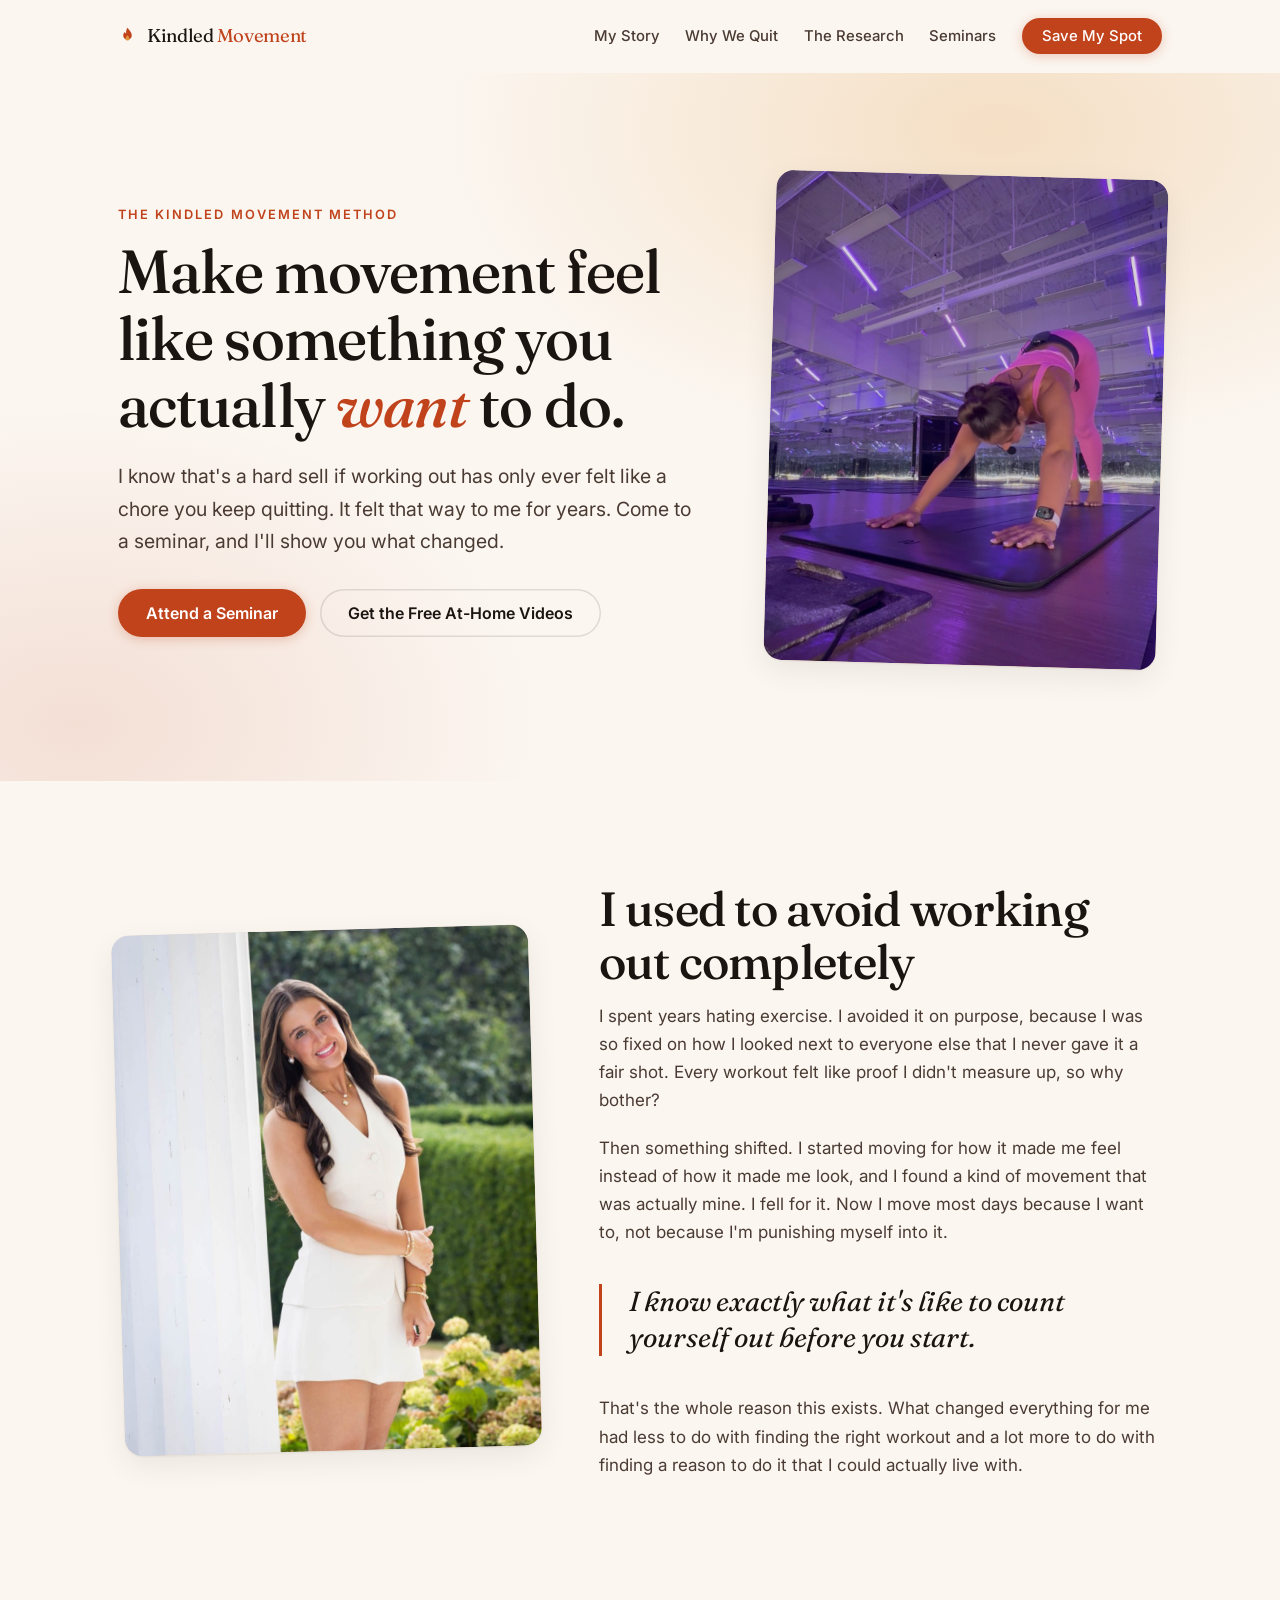
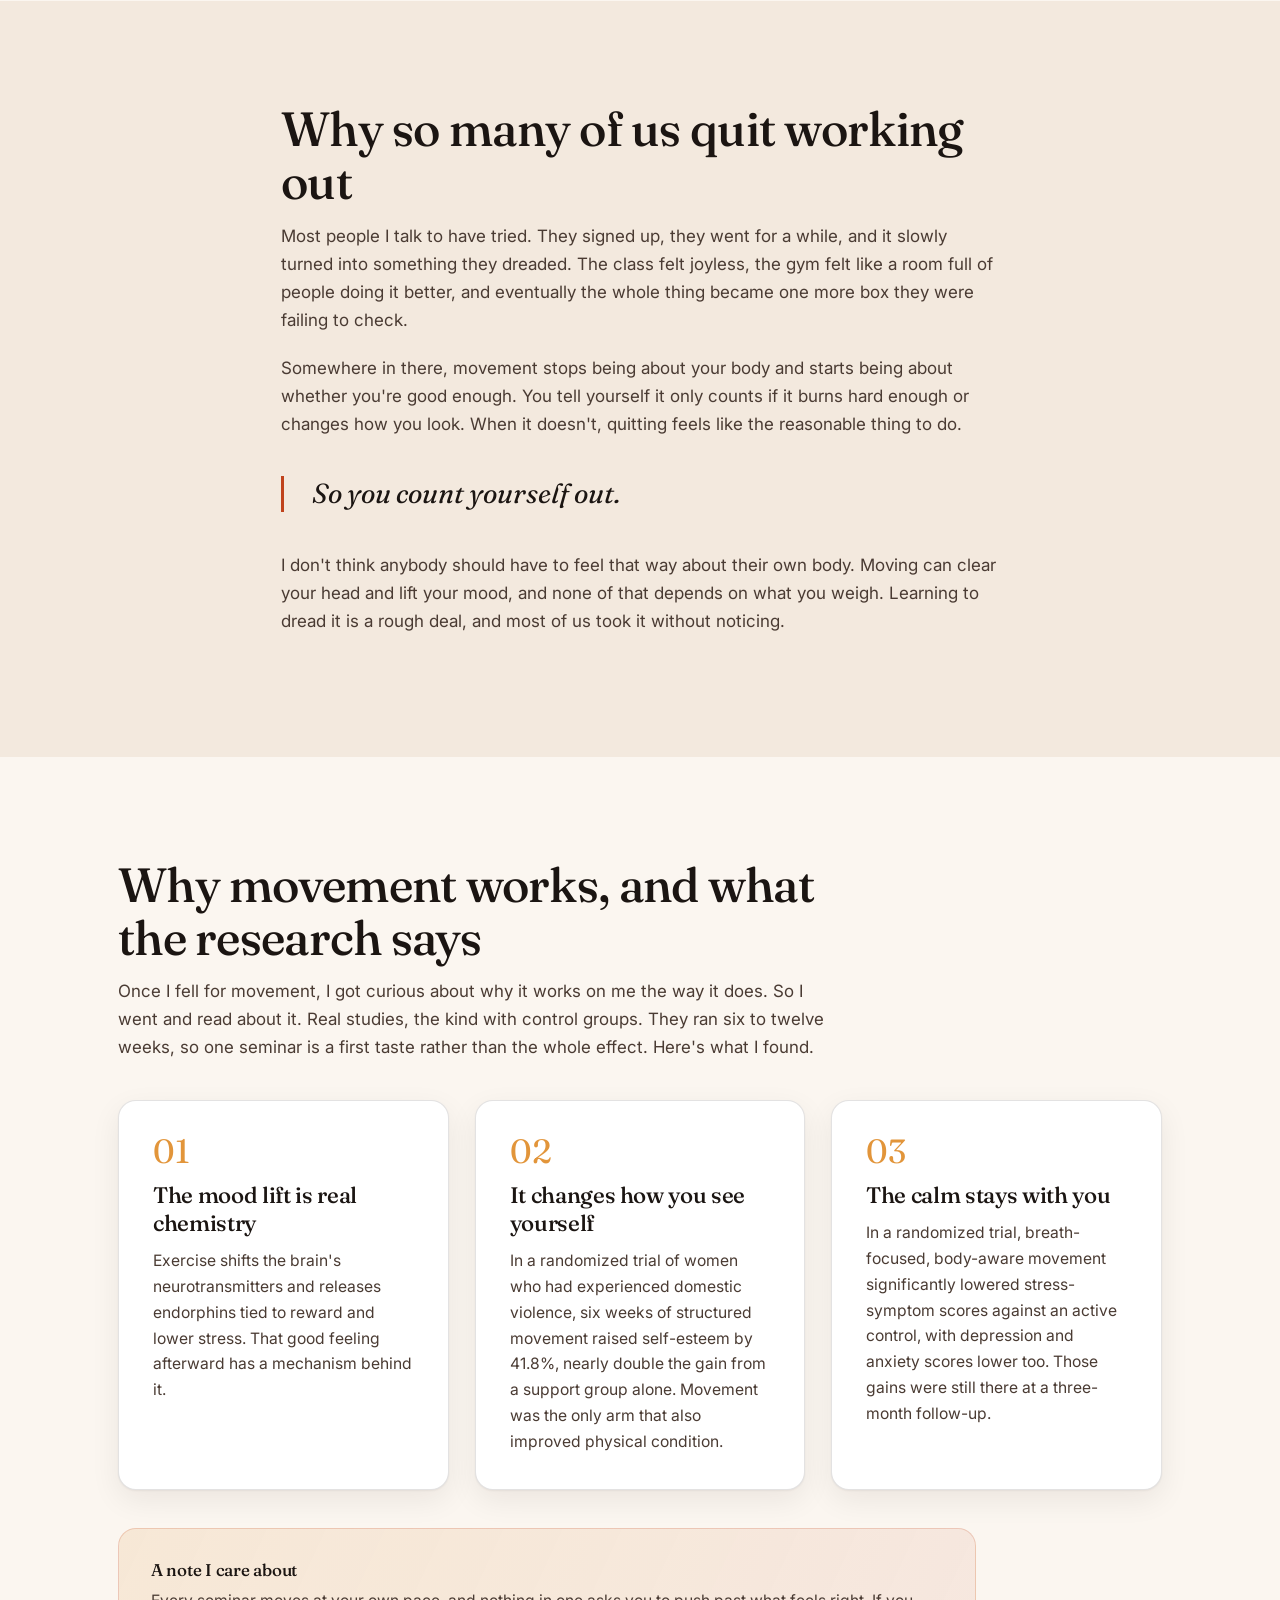
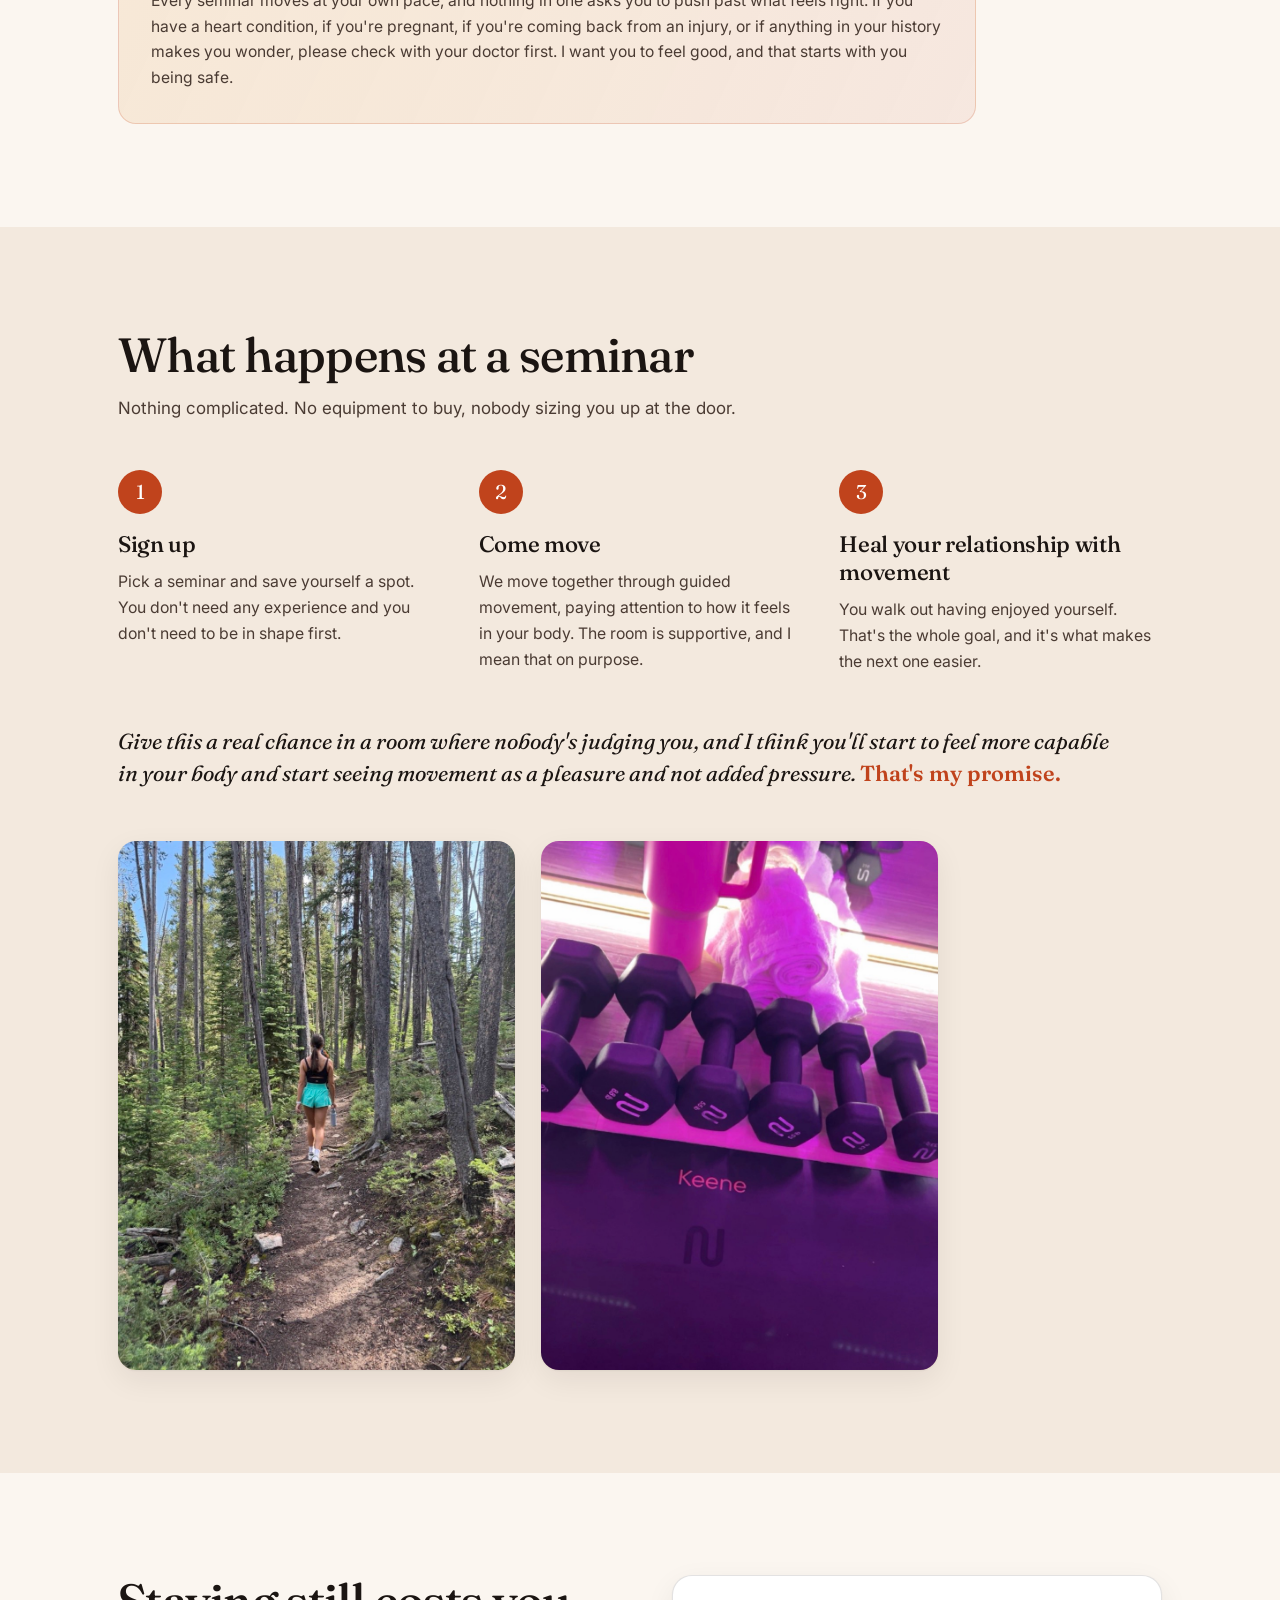
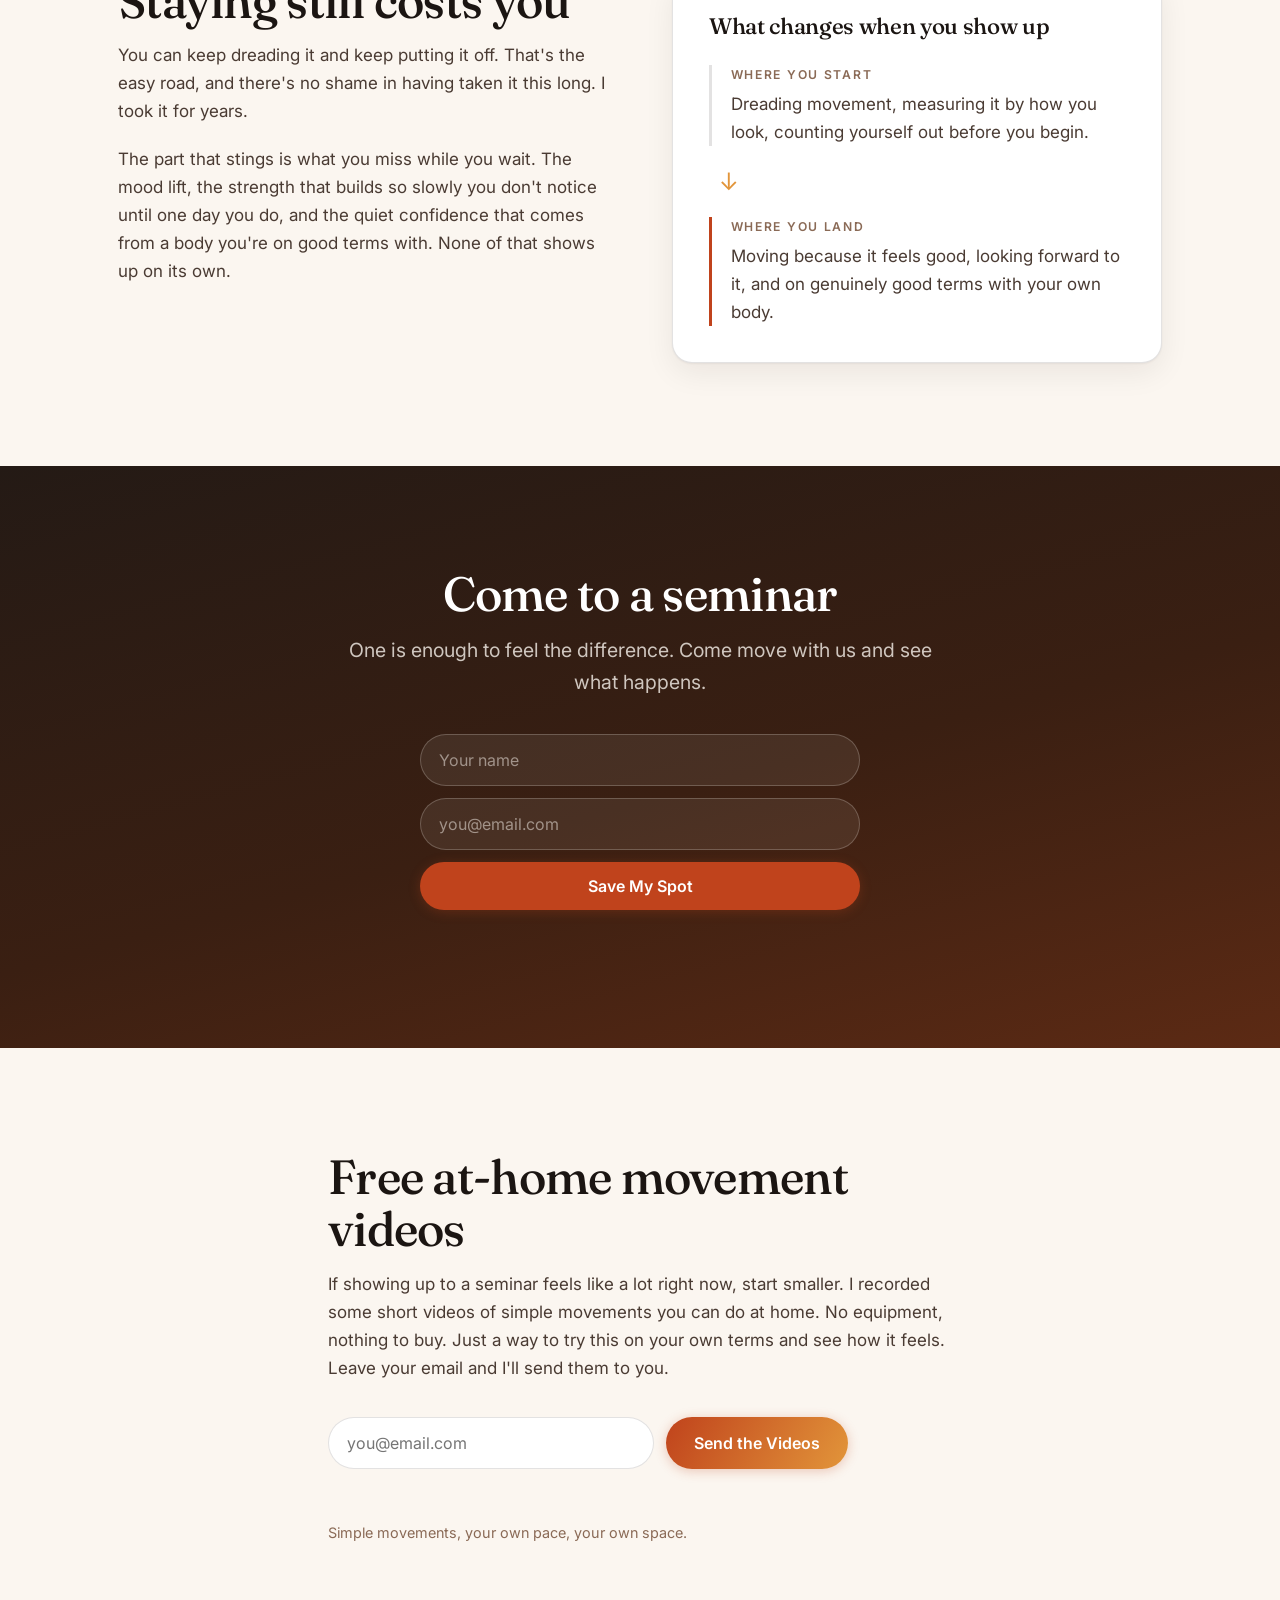
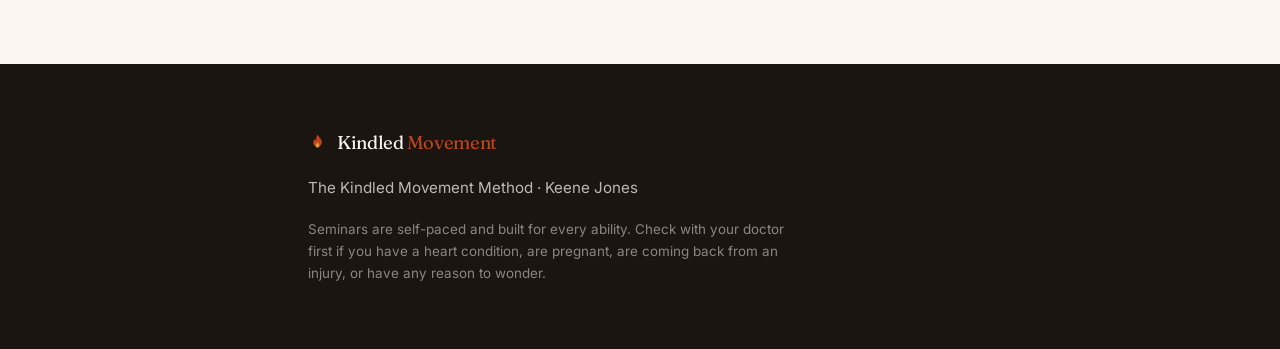
<file: index.html>
<!doctype html>
<html lang="en">
<head>
<meta charset="utf-8">
<meta name="viewport" content="width=device-width, initial-scale=1">
<title>The Kindled Movement Method | Keene Jones</title>
<meta name="description" content="Movement seminars built on how it makes you feel, not how it makes you look. Group movement for people who have counted themselves out.">
<meta name="robots" content="noindex, nofollow">
<meta property="og:title" content="The Kindled Movement Method">
<meta property="og:description" content="Make movement feel like something you actually want to do.">
<meta property="og:type" content="website">
<link rel="preconnect" href="https://fonts.googleapis.com">
<link rel="preconnect" href="https://fonts.gstatic.com" crossorigin>
<link href="https://fonts.googleapis.com/css2?family=Fraunces:opsz,wght@9..144,400;9..144,500;9..144,600&family=Inter:wght@400;500;600&display=swap" rel="stylesheet">
<link rel="stylesheet" href="styles.css">
<link rel="icon" href="data:image/svg+xml,<svg xmlns='http://www.w3.org/2000/svg' viewBox='0 0 100 100'><text y='.9em' font-size='90'>&#128293;</text></svg>">
</head>
<body>

<a class="skip" href="#main">Skip to content</a>

<header class="nav" id="nav">
  <div class="wrap nav-in">
    <a class="mark" href="#top">
      <svg class="mark-flame" viewBox="0 0 24 24" aria-hidden="true"><path d="M12 1.6c3.2 4.2 5.4 6 5.4 9.7a5.4 5.4 0 0 1-10.8 0c0-1.8.8-3.2 1.9-4.5.5 1 1.1 1.7 1.9 2.1-.5-2.7.2-5 1.6-7.3z"/><path class="mark-core" d="M12 11c1.5 1.9 2.4 2.8 2.4 4.4a2.4 2.4 0 0 1-4.8 0c0-1.6.9-2.5 2.4-4.4z"/></svg>
      <span class="mark-text">Kindled<em>Movement</em></span>
    </a>
    <button class="nav-toggle" aria-expanded="false" aria-controls="nav-links"><span></span><span></span><span></span><span class="sr">Menu</span></button>
    <nav class="nav-links" id="nav-links">
      <a href="#story">My Story</a>
      <a href="#why">Why We Quit</a>
      <a href="#research">The Research</a>
      <a href="#seminar">Seminars</a>
      <a class="btn btn-sm" href="#signup">Save My Spot</a>
    </nav>
  </div>
</header>

<main id="main">

<section class="hero" id="top">
  <div class="hero-bg" aria-hidden="true"></div>
  <div class="wrap hero-in">
    <div class="hero-copy">
      <p class="eyebrow">The Kindled Movement Method</p>
      <h1>Make movement feel like something you actually <em>want</em> to do.</h1>
      <p class="lede">I know that's a hard sell if working out has only ever felt like a chore you keep quitting. It felt that way to me for years. Come to a seminar, and I'll show you what changed.</p>
      <div class="cta-row">
        <a class="btn" href="#signup">Attend a Seminar</a>
        <a class="btn btn-ghost" href="#videos">Get the Free At-Home Videos</a>
      </div>
    </div>
    <figure class="hero-fig">
      <div class="ph ph-portrait" data-slot="hero" data-alt="Keene moving through a pose in the studio"></div>
    </figure>
  </div>
</section>

<section class="section story" id="story">
  <div class="wrap grid-2">
    <figure class="story-fig">
      <div class="ph ph-portrait" data-slot="story" data-alt="Keene Jones"></div>
    </figure>
    <div class="prose">
      <h2>I used to avoid working out completely</h2>
      <p>I spent years hating exercise. I avoided it on purpose, because I was so fixed on how I looked next to everyone else that I never gave it a fair shot. Every workout felt like proof I didn't measure up, so why bother?</p>
      <p>Then something shifted. I started moving for how it made me feel instead of how it made me look, and I found a kind of movement that was actually mine. I fell for it. Now I move most days because I want to, not because I'm punishing myself into it.</p>
      <p class="pull">I know exactly what it's like to count yourself out before you start.</p>
      <p>That's the whole reason this exists. What changed everything for me had less to do with finding the right workout and a lot more to do with finding a reason to do it that I could actually live with.</p>
    </div>
  </div>
</section>

<section class="section band" id="why">
  <div class="wrap prose prose-wide">
    <h2>Why so many of us quit working out</h2>
    <p>Most people I talk to have tried. They signed up, they went for a while, and it slowly turned into something they dreaded. The class felt joyless, the gym felt like a room full of people doing it better, and eventually the whole thing became one more box they were failing to check.</p>
    <p>Somewhere in there, movement stops being about your body and starts being about whether you're good enough. You tell yourself it only counts if it burns hard enough or changes how you look. When it doesn't, quitting feels like the reasonable thing to do.</p>
    <p class="pull">So you count yourself out.</p>
    <p>I don't think anybody should have to feel that way about their own body. Moving can clear your head and lift your mood, and none of that depends on what you weigh. Learning to dread it is a rough deal, and most of us took it without noticing.</p>
  </div>
</section>

<section class="section research" id="research">
  <div class="wrap">
    <div class="sec-head">
      <h2>Why movement works, and what the research says</h2>
      <p class="sec-sub">Once I fell for movement, I got curious about why it works on me the way it does. So I went and read about it. Real studies, the kind with control groups. They ran six to twelve weeks, so one seminar is a first taste rather than the whole effect. Here's what I found.</p>
    </div>
    <ol class="cards">
      <li class="card">
        <span class="card-num">01</span>
        <h3>The mood lift is real chemistry</h3>
        <p>Exercise shifts the brain's neurotransmitters and releases endorphins tied to reward and lower stress. That good feeling afterward has a mechanism behind it.</p>
      </li>
      <li class="card">
        <span class="card-num">02</span>
        <h3>It changes how you see yourself</h3>
        <p>In a randomized trial of women who had experienced domestic violence, six weeks of structured movement raised self-esteem by 41.8%, nearly double the gain from a support group alone. Movement was the only arm that also improved physical condition.</p>
      </li>
      <li class="card">
        <span class="card-num">03</span>
        <h3>The calm stays with you</h3>
        <p>In a randomized trial, breath-focused, body-aware movement significantly lowered stress-symptom scores against an active control, with depression and anxiety scores lower too. Those gains were still there at a three-month follow-up.</p>
      </li>
    </ol>
    <aside class="note">
      <h4>A note I care about</h4>
      <p>Every seminar moves at your own pace, and nothing in one asks you to push past what feels right. If you have a heart condition, if you're pregnant, if you're coming back from an injury, or if anything in your history makes you wonder, please check with your doctor first. I want you to feel good, and that starts with you being safe.</p>
    </aside>
  </div>
</section>

<section class="section band seminar" id="seminar">
  <div class="wrap">
    <div class="sec-head">
      <h2>What happens at a seminar</h2>
      <p class="sec-sub">Nothing complicated. No equipment to buy, nobody sizing you up at the door.</p>
    </div>
    <ol class="steps">
      <li class="step">
        <span class="step-n">1</span>
        <h3>Sign up</h3>
        <p>Pick a seminar and save yourself a spot. You don't need any experience and you don't need to be in shape first.</p>
      </li>
      <li class="step">
        <span class="step-n">2</span>
        <h3>Come move</h3>
        <p>We move together through guided movement, paying attention to how it feels in your body. The room is supportive, and I mean that on purpose.</p>
      </li>
      <li class="step">
        <span class="step-n">3</span>
        <h3>Heal your relationship with movement</h3>
        <p>You walk out having enjoyed yourself. That's the whole goal, and it's what makes the next one easier.</p>
      </li>
    </ol>
    <p class="promise">Give this a real chance in a room where nobody's judging you, and I think you'll start to feel more capable in your body and start seeing movement as a pleasure and not added pressure. <strong>That's my promise.</strong></p>
    <div class="strip">
      <div class="ph ph-wide" data-slot="strip-1" data-alt="Heading up a trail through the woods"></div>
      <div class="ph ph-wide" data-slot="strip-2" data-alt="Weights racked beside a mat marked Keene"></div>
    </div>
  </div>
</section>

<section class="section cost">
  <div class="wrap">
    <div class="grid-2 cost-in">
      <div class="prose">
        <h2>Staying still costs you</h2>
        <p>You can keep dreading it and keep putting it off. That's the easy road, and there's no shame in having taken it this long. I took it for years.</p>
        <p>The part that stings is what you miss while you wait. The mood lift, the strength that builds so slowly you don't notice until one day you do, and the quiet confidence that comes from a body you're on good terms with. None of that shows up on its own.</p>
      </div>
      <div class="shift">
        <h3>What changes when you show up</h3>
        <div class="shift-row">
          <p class="shift-label">Where you start</p>
          <p class="shift-val">Dreading movement, measuring it by how you look, counting yourself out before you begin.</p>
        </div>
        <div class="shift-arrow" aria-hidden="true">&#8595;</div>
        <div class="shift-row shift-end">
          <p class="shift-label">Where you land</p>
          <p class="shift-val">Moving because it feels good, looking forward to it, and on genuinely good terms with your own body.</p>
        </div>
      </div>
    </div>
  </div>
</section>

<section class="section signup" id="signup">
  <div class="wrap narrow center">
    <h2>Come to a seminar</h2>
    <p class="lede">One is enough to feel the difference. Come move with us and see what happens.</p>
    <form class="form" id="spot-form" novalidate>
      <label class="sr" for="spot-name">Your name</label>
      <input id="spot-name" name="name" type="text" placeholder="Your name" autocomplete="name" required>
      <label class="sr" for="spot-email">Your email</label>
      <input id="spot-email" name="email" type="email" placeholder="you@email.com" autocomplete="email" required>
      <button class="btn" type="submit">Save My Spot</button>
      <p class="form-msg" role="status" aria-live="polite"></p>
    </form>
  </div>
</section>

<section class="section videos" id="videos">
  <div class="wrap narrow">
    <h2>Free at-home movement videos</h2>
    <p>If showing up to a seminar feels like a lot right now, start smaller. I recorded some short videos of simple movements you can do at home. No equipment, nothing to buy. Just a way to try this on your own terms and see how it feels. Leave your email and I'll send them to you.</p>
    <form class="form form-inline" id="video-form" novalidate>
      <label class="sr" for="vid-email">Your email</label>
      <input id="vid-email" name="email" type="email" placeholder="you@email.com" autocomplete="email" required>
      <button class="btn btn-glow" type="submit">Send the Videos</button>
      <p class="form-msg" role="status" aria-live="polite"></p>
    </form>
    <p class="fine">Simple movements, your own pace, your own space.</p>
  </div>
</section>

</main>

<footer class="footer">
  <div class="wrap footer-in">
    <p class="mark mark-foot"><svg class="mark-flame" viewBox="0 0 24 24" aria-hidden="true"><path d="M12 1.6c3.2 4.2 5.4 6 5.4 9.7a5.4 5.4 0 0 1-10.8 0c0-1.8.8-3.2 1.9-4.5.5 1 1.1 1.7 1.9 2.1-.5-2.7.2-5 1.6-7.3z"/><path class="mark-core" d="M12 11c1.5 1.9 2.4 2.8 2.4 4.4a2.4 2.4 0 0 1-4.8 0c0-1.6.9-2.5 2.4-4.4z"/></svg> <span class="mark-text">Kindled<em>Movement</em></span></p>
    <p class="footer-by">The Kindled Movement Method &middot; Keene Jones</p>
    <p class="footer-fine">Seminars are self-paced and built for every ability. Check with your doctor first if you have a heart condition, are pregnant, are coming back from an injury, or have any reason to wonder.</p>
  </div>
</footer>

<script src="script.js"></script>
</body>
</html>
</file>
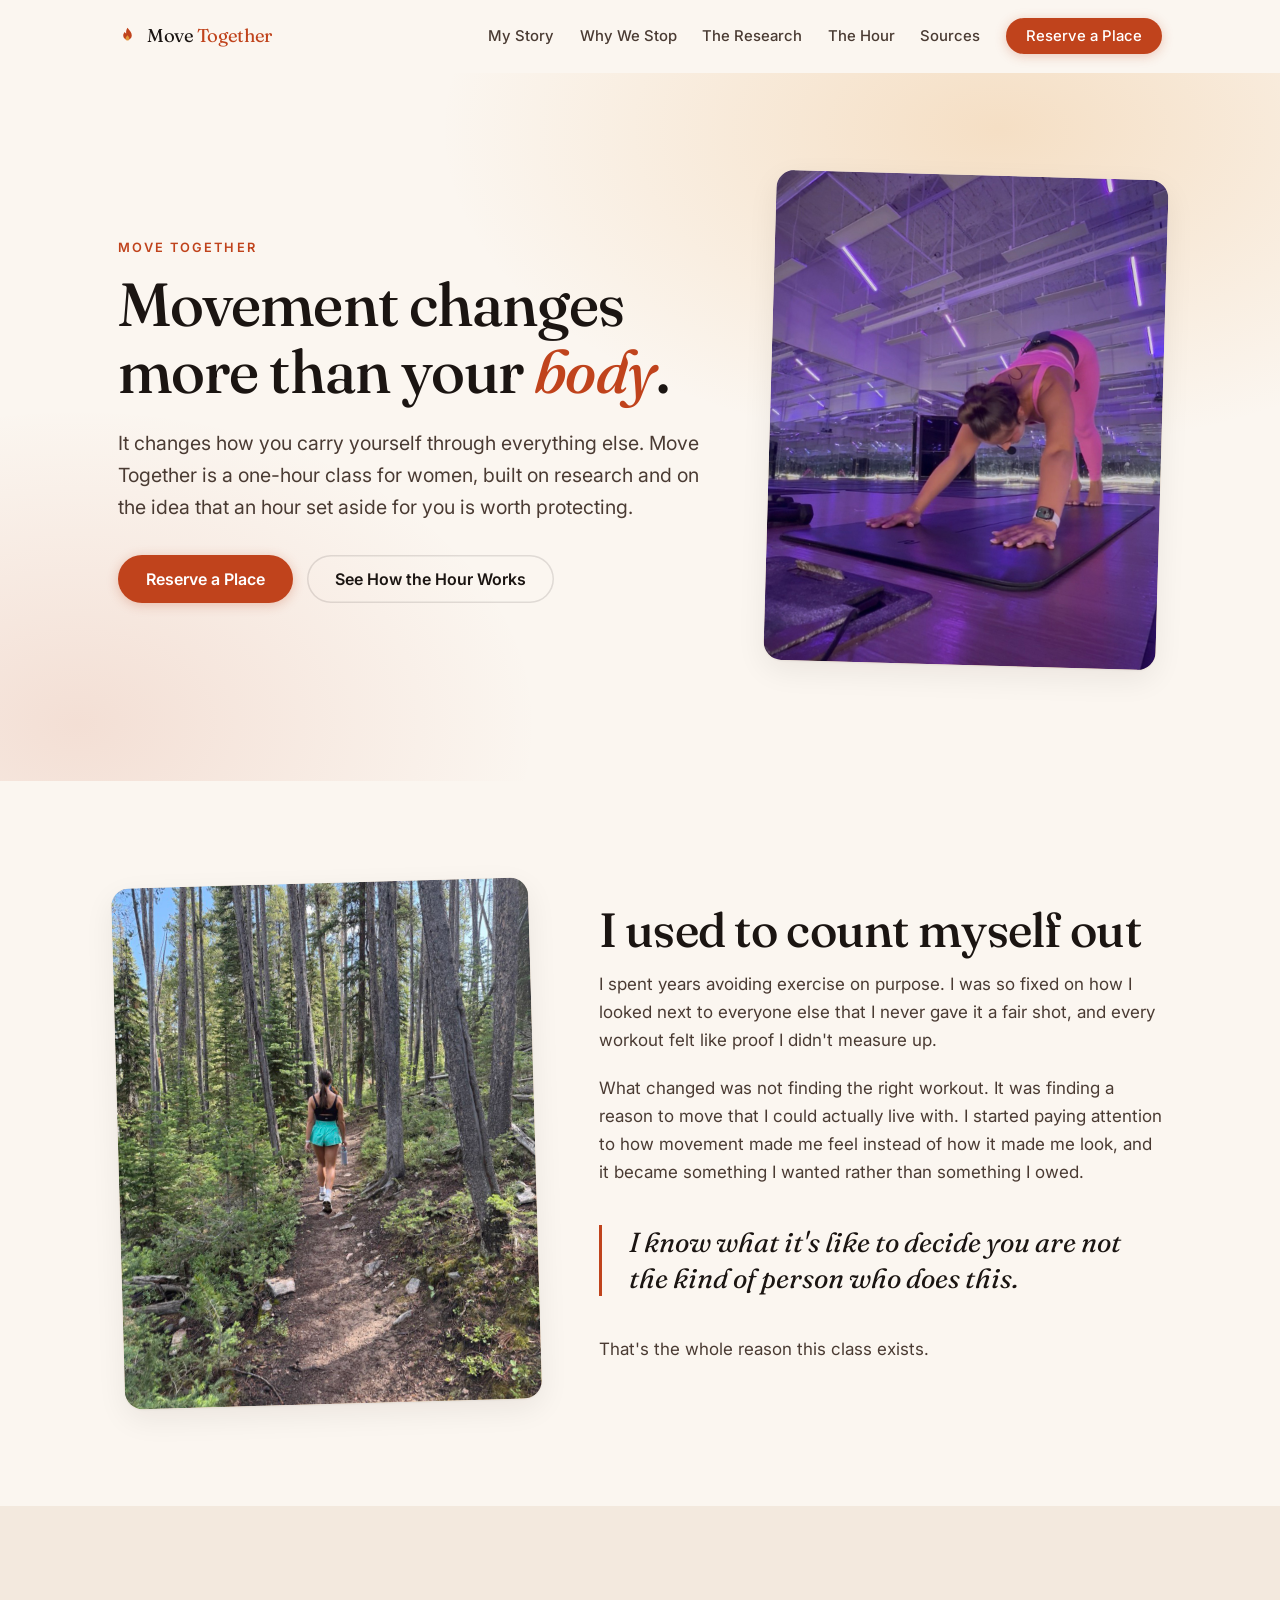
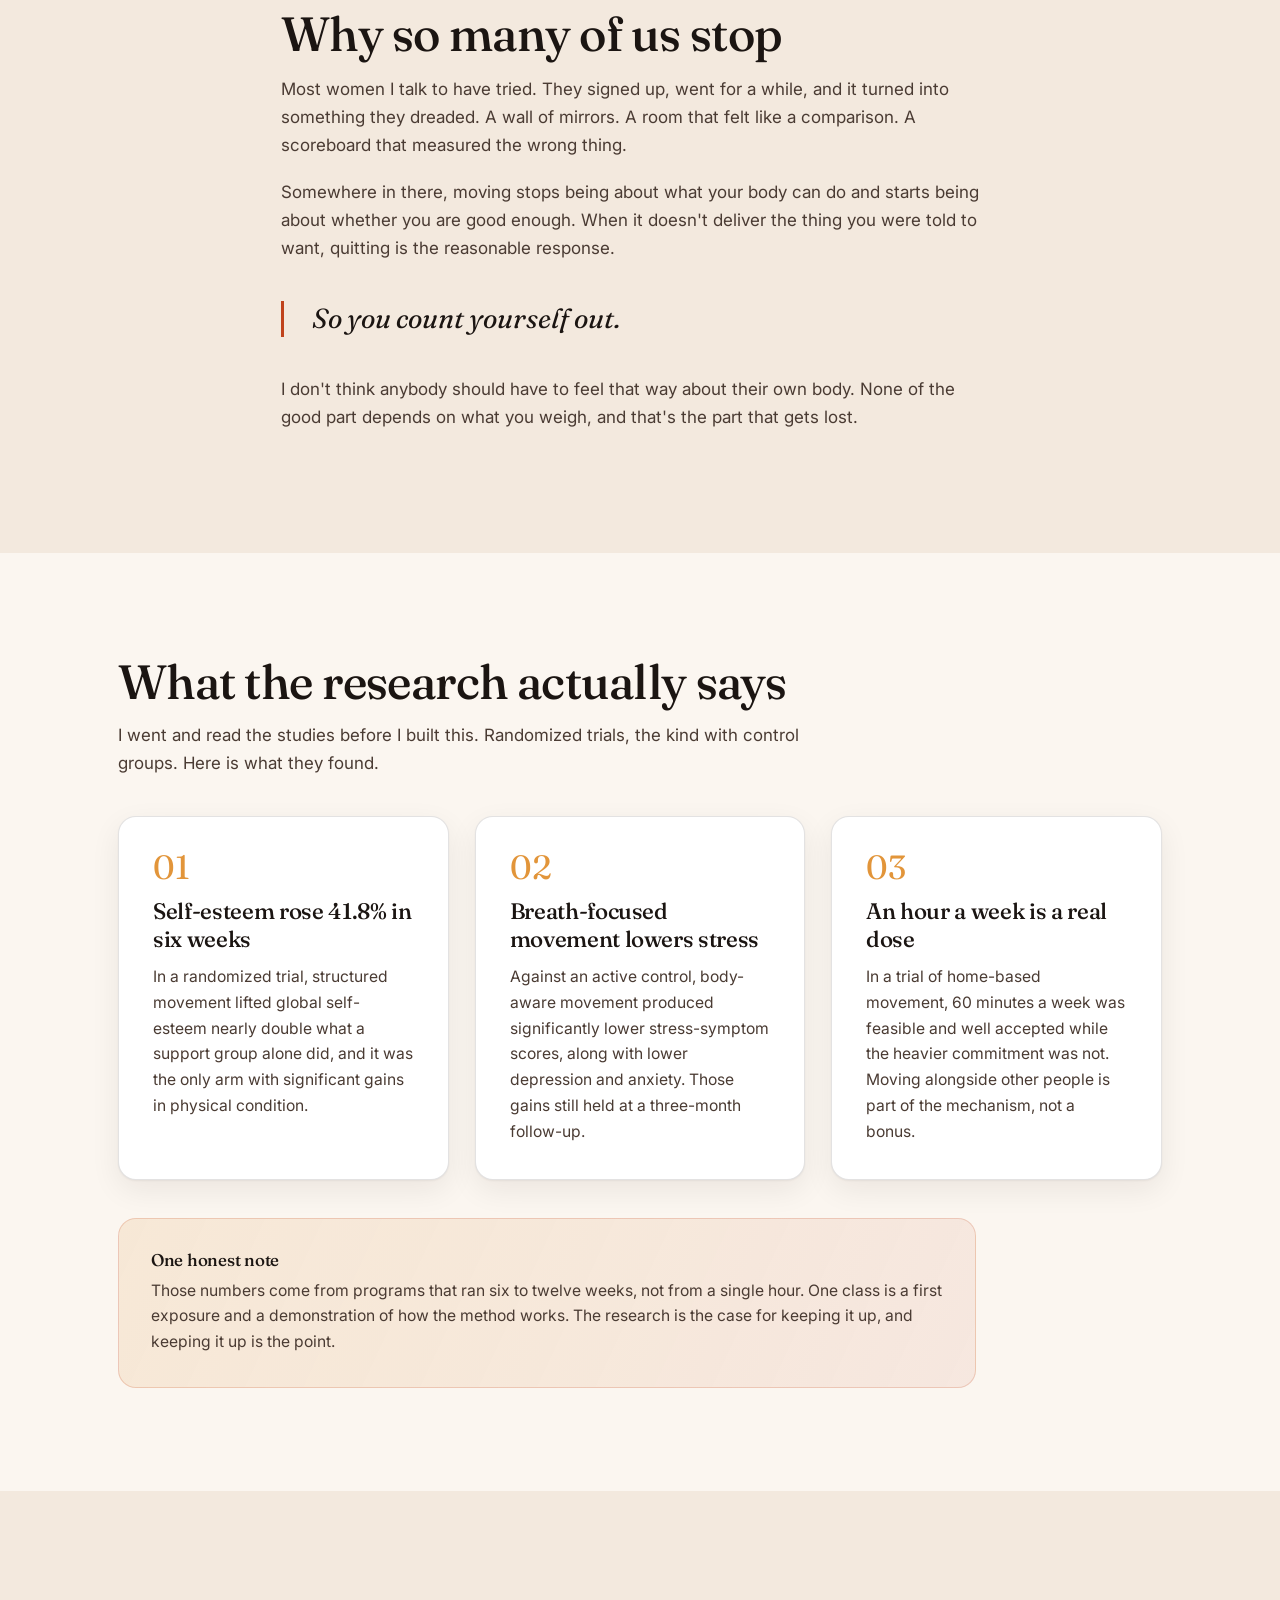
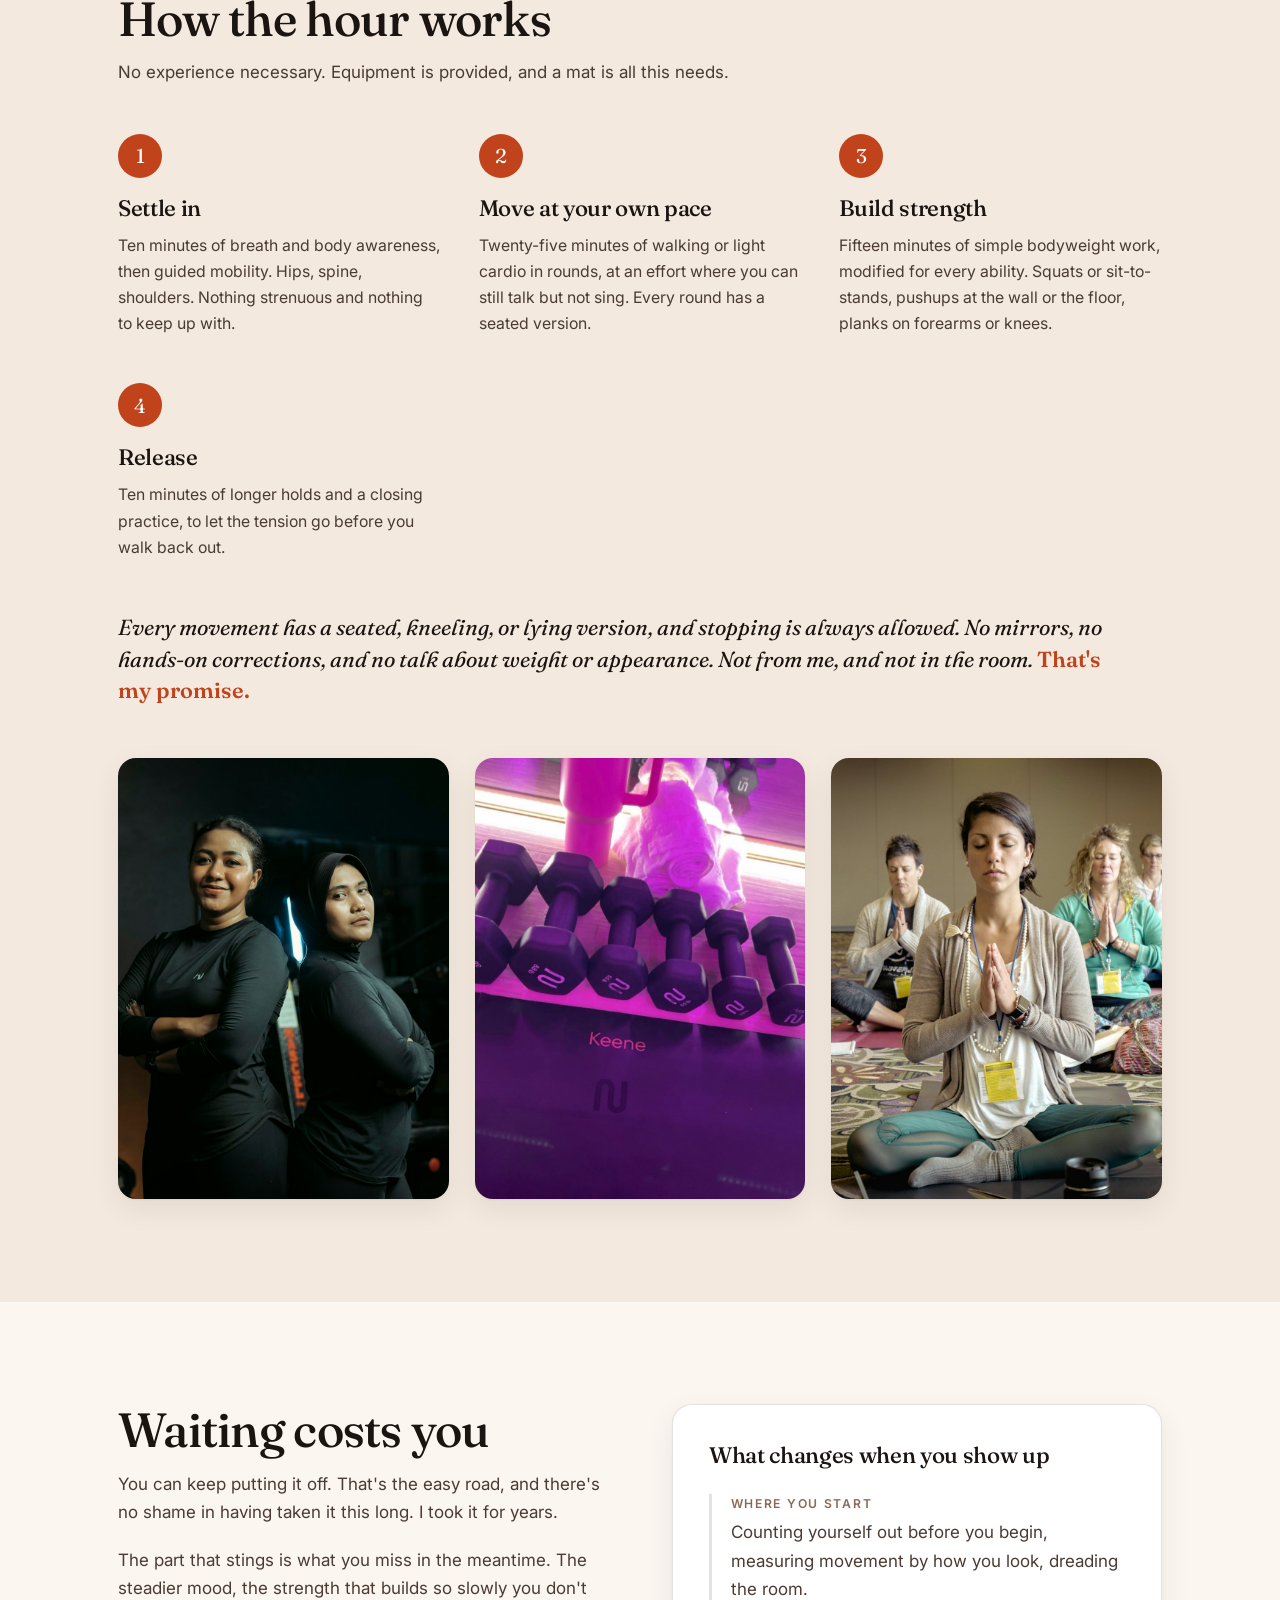
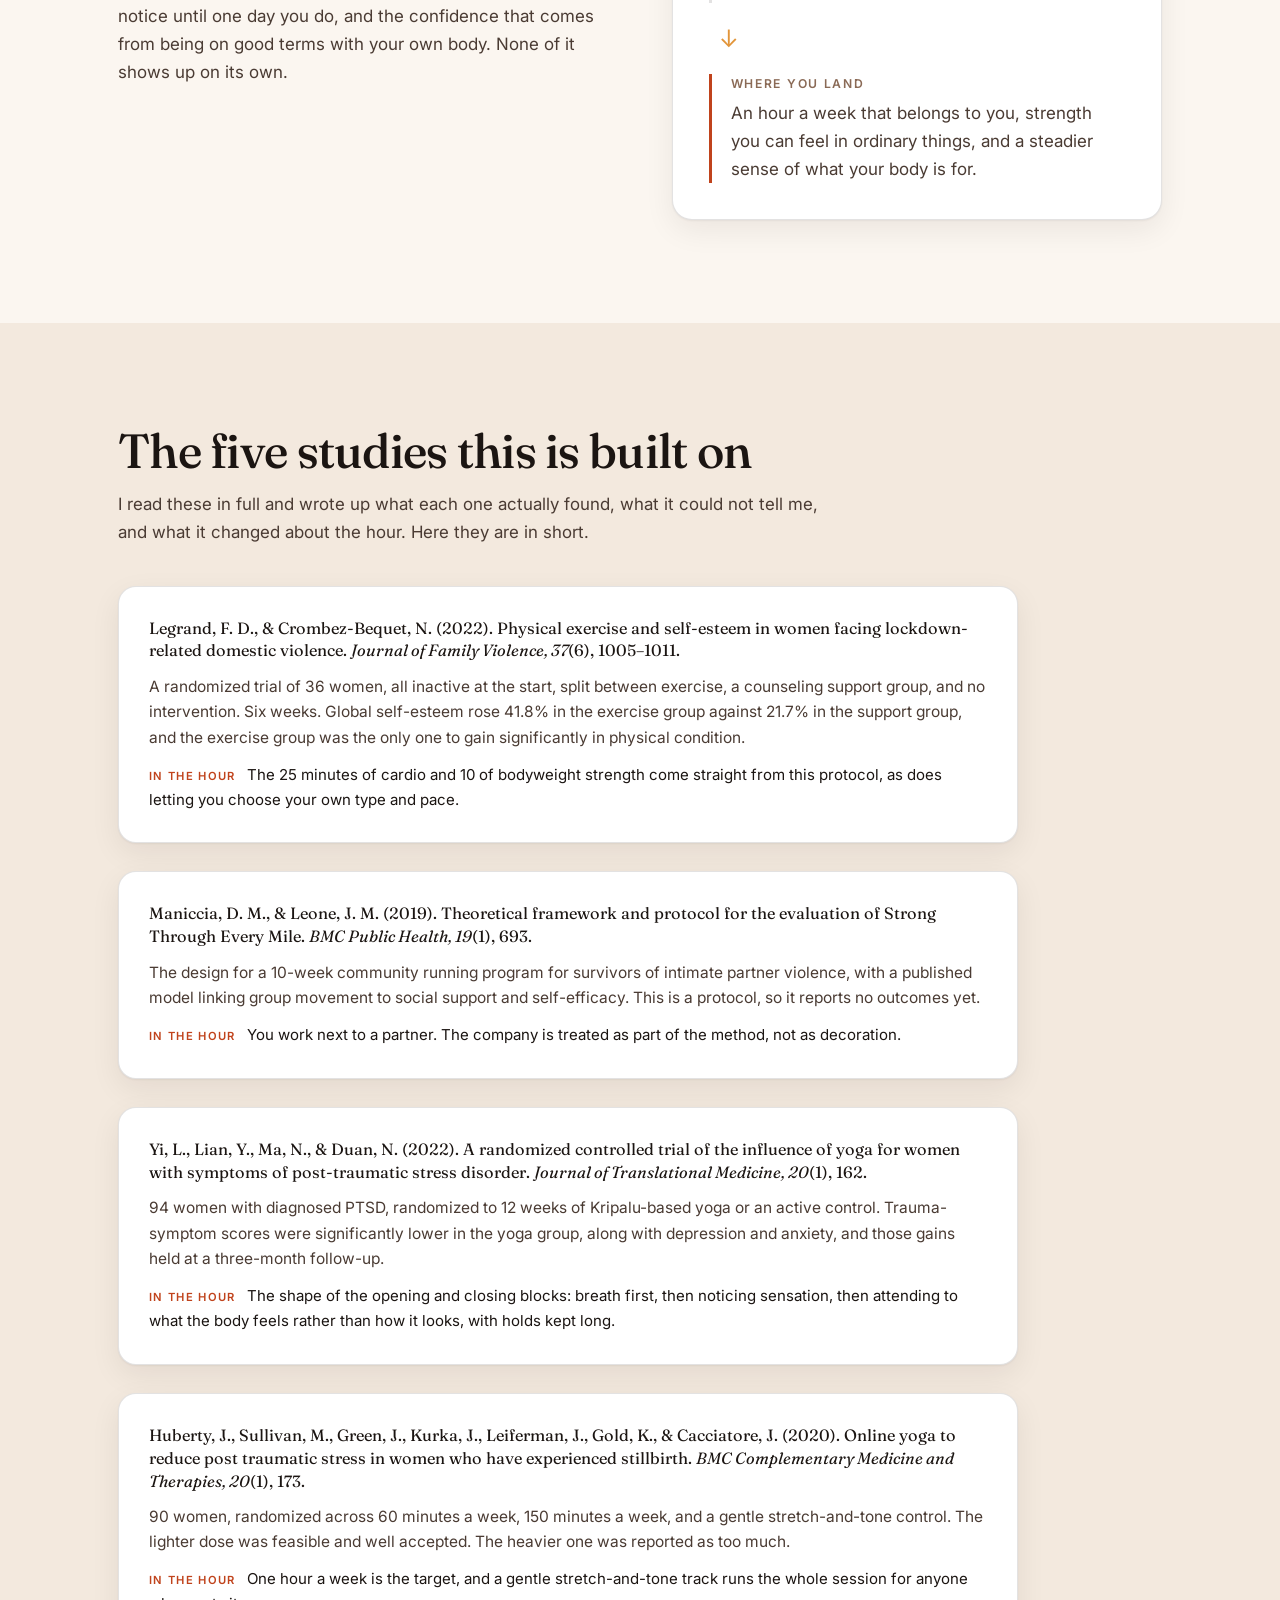
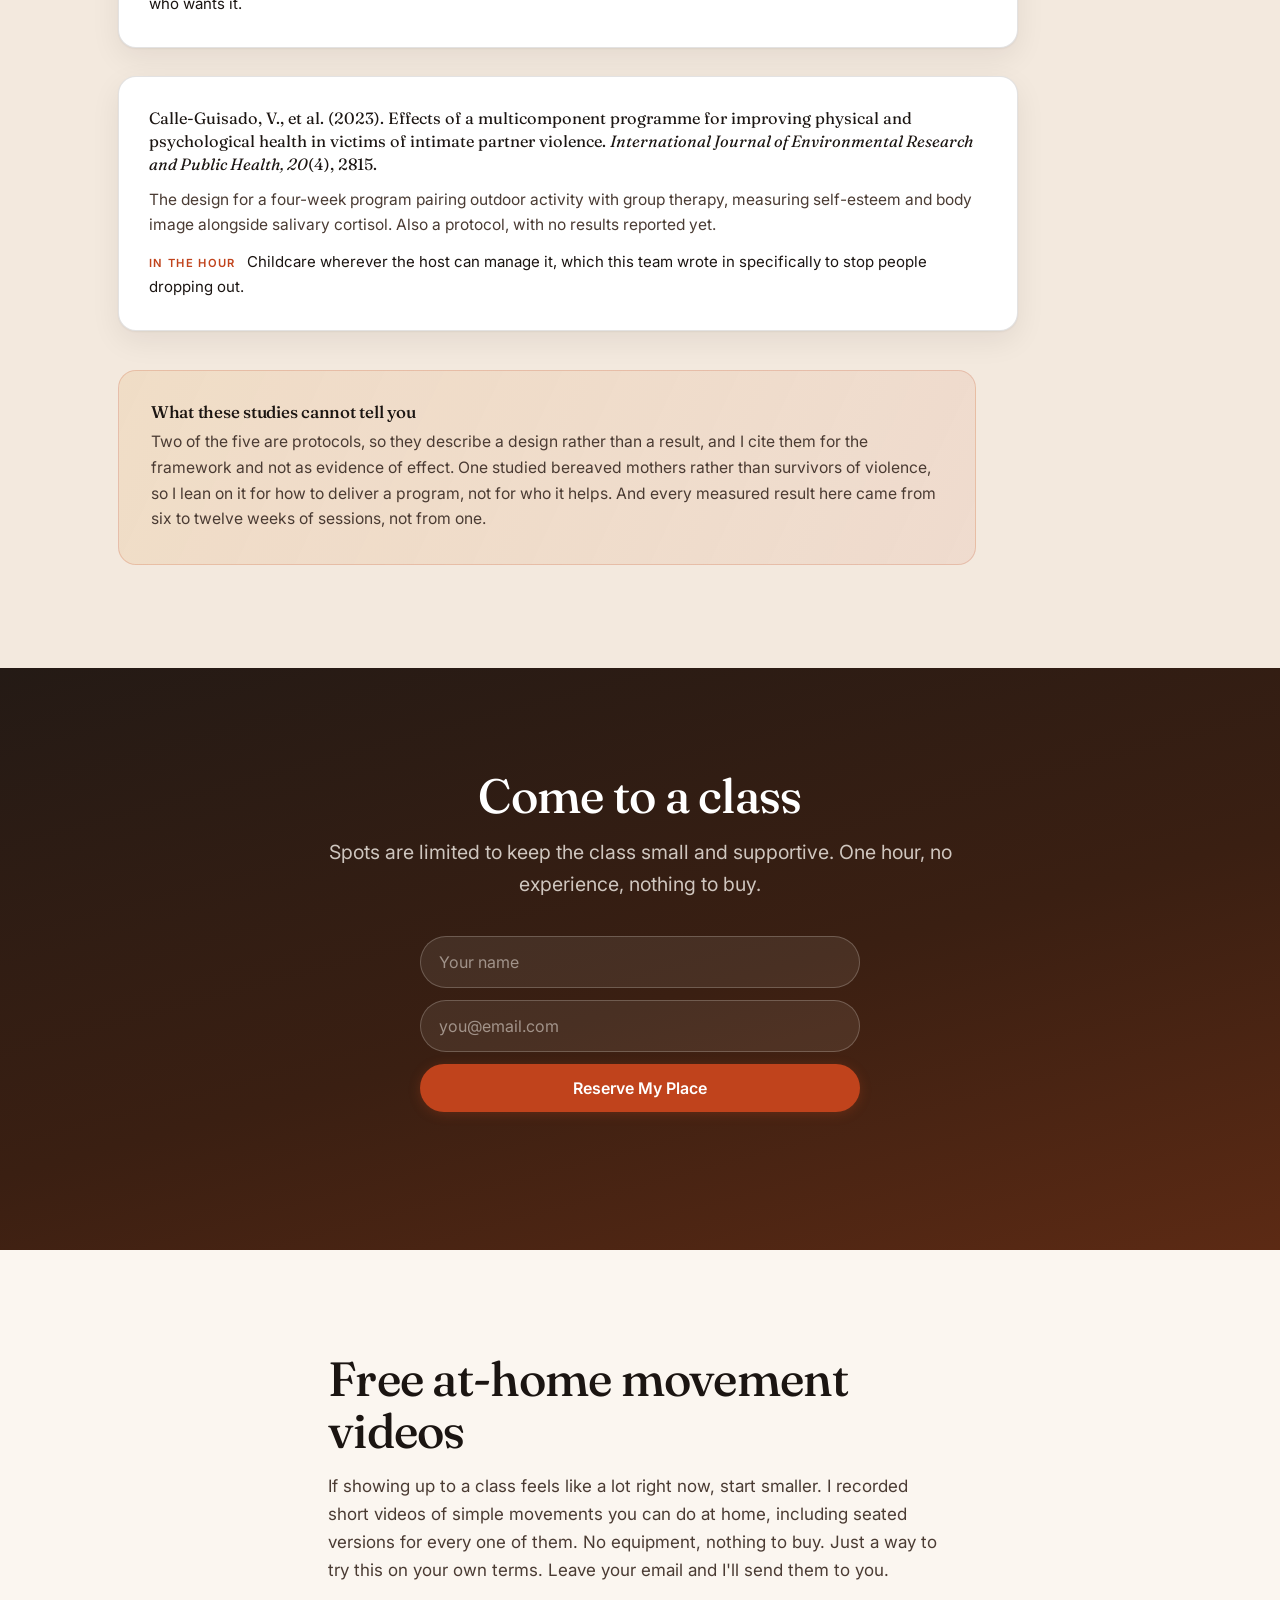
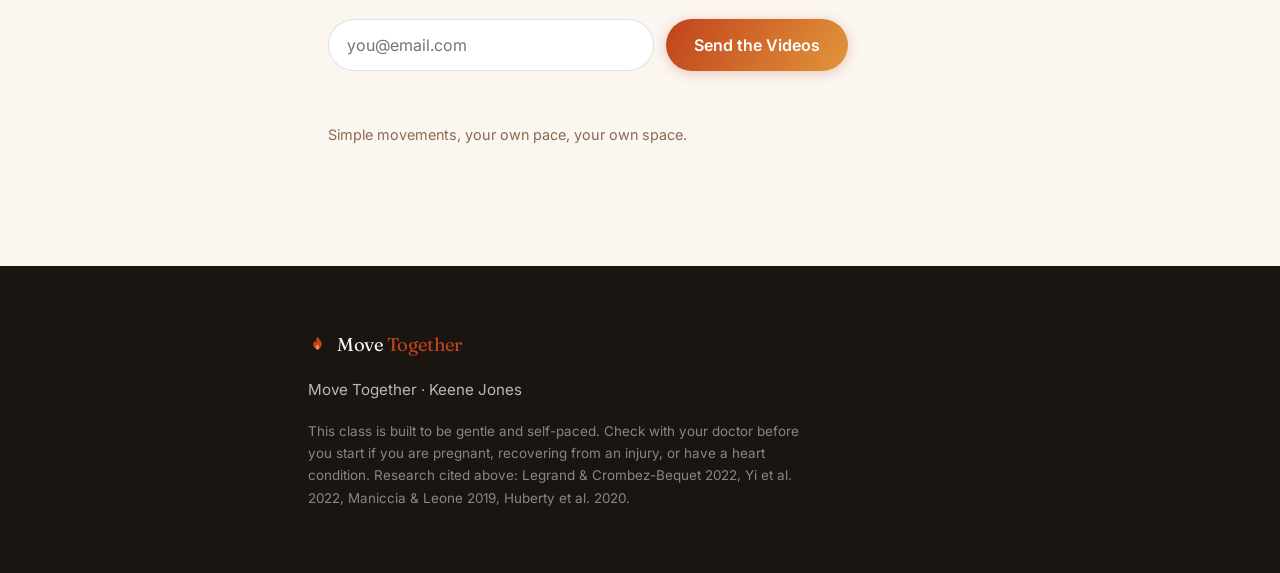
<file: move-together.html>
<!doctype html>
<html lang="en">
<head>
<meta charset="utf-8">
<meta name="viewport" content="width=device-width, initial-scale=1">
<title>Move Together | Keene Jones</title>
<meta name="description" content="A one-hour strength and confidence class for women. No mirrors, no scoreboard, every movement with a seated version.">
<meta name="robots" content="noindex, nofollow">
<meta property="og:title" content="Move Together">
<meta property="og:description" content="An hour a week that belongs to you.">
<meta property="og:type" content="website">
<link rel="preconnect" href="https://fonts.googleapis.com">
<link rel="preconnect" href="https://fonts.gstatic.com" crossorigin>
<link href="https://fonts.googleapis.com/css2?family=Fraunces:opsz,wght@9..144,400;9..144,500;9..144,600&family=Inter:wght@400;500;600&display=swap" rel="stylesheet">
<link rel="stylesheet" href="styles.css">
<link rel="icon" href="data:image/svg+xml,<svg xmlns='http://www.w3.org/2000/svg' viewBox='0 0 100 100'><text y='.9em' font-size='90'>&#128293;</text></svg>">
</head>
<body>

<a class="skip" href="#main">Skip to content</a>

<header class="nav" id="nav">
  <div class="wrap nav-in">
    <a class="mark" href="#top">
      <svg class="mark-flame" viewBox="0 0 24 24" aria-hidden="true"><path d="M12 1.6c3.2 4.2 5.4 6 5.4 9.7a5.4 5.4 0 0 1-10.8 0c0-1.8.8-3.2 1.9-4.5.5 1 1.1 1.7 1.9 2.1-.5-2.7.2-5 1.6-7.3z"/><path class="mark-core" d="M12 11c1.5 1.9 2.4 2.8 2.4 4.4a2.4 2.4 0 0 1-4.8 0c0-1.6.9-2.5 2.4-4.4z"/></svg>
      <span class="mark-text">Move<em>Together</em></span>
    </a>
    <button class="nav-toggle" aria-expanded="false" aria-controls="nav-links"><span></span><span></span><span></span><span class="sr">Menu</span></button>
    <nav class="nav-links" id="nav-links">
      <a href="#story">My Story</a>
      <a href="#why">Why We Stop</a>
      <a href="#research">The Research</a>
      <a href="#seminar">The Hour</a>
      <a href="#sources">Sources</a>
      <a class="btn btn-sm" href="#signup">Reserve a Place</a>
    </nav>
  </div>
</header>

<main id="main">

<section class="hero" id="top">
  <div class="hero-bg" aria-hidden="true"></div>
  <div class="wrap hero-in">
    <div class="hero-copy">
      <p class="eyebrow">Move Together</p>
      <h1>Movement changes more than your <em>body</em>.</h1>
      <p class="lede">It changes how you carry yourself through everything else. Move Together is a one-hour class for women, built on research and on the idea that an hour set aside for you is worth protecting.</p>
      <div class="cta-row">
        <a class="btn" href="#signup">Reserve a Place</a>
        <a class="btn btn-ghost" href="#seminar">See How the Hour Works</a>
      </div>
    </div>
    <figure class="hero-fig">
      <div class="ph ph-portrait" data-slot="mt-hero" data-alt="Keene moving through a pose in the studio"></div>
    </figure>
  </div>
</section>

<section class="section story" id="story">
  <div class="wrap grid-2">
    <figure class="story-fig">
      <div class="ph ph-portrait" data-slot="mt-story" data-alt="Keene on a trail climb"></div>
    </figure>
    <div class="prose">
      <h2>I used to count myself out</h2>
      <p>I spent years avoiding exercise on purpose. I was so fixed on how I looked next to everyone else that I never gave it a fair shot, and every workout felt like proof I didn't measure up.</p>
      <p>What changed was not finding the right workout. It was finding a reason to move that I could actually live with. I started paying attention to how movement made me feel instead of how it made me look, and it became something I wanted rather than something I owed.</p>
      <p class="pull">I know what it's like to decide you are not the kind of person who does this.</p>
      <p>That's the whole reason this class exists.</p>
    </div>
  </div>
</section>

<section class="section band" id="why">
  <div class="wrap prose prose-wide">
    <h2>Why so many of us stop</h2>
    <p>Most women I talk to have tried. They signed up, went for a while, and it turned into something they dreaded. A wall of mirrors. A room that felt like a comparison. A scoreboard that measured the wrong thing.</p>
    <p>Somewhere in there, moving stops being about what your body can do and starts being about whether you are good enough. When it doesn't deliver the thing you were told to want, quitting is the reasonable response.</p>
    <p class="pull">So you count yourself out.</p>
    <p>I don't think anybody should have to feel that way about their own body. None of the good part depends on what you weigh, and that's the part that gets lost.</p>
  </div>
</section>

<section class="section research" id="research">
  <div class="wrap">
    <div class="sec-head">
      <h2>What the research actually says</h2>
      <p class="sec-sub">I went and read the studies before I built this. Randomized trials, the kind with control groups. Here is what they found.</p>
    </div>
    <ol class="cards">
      <li class="card">
        <span class="card-num">01</span>
        <h3>Self-esteem rose 41.8% in six weeks</h3>
        <p>In a randomized trial, structured movement lifted global self-esteem nearly double what a support group alone did, and it was the only arm with significant gains in physical condition.</p>
      </li>
      <li class="card">
        <span class="card-num">02</span>
        <h3>Breath-focused movement lowers stress</h3>
        <p>Against an active control, body-aware movement produced significantly lower stress-symptom scores, along with lower depression and anxiety. Those gains still held at a three-month follow-up.</p>
      </li>
      <li class="card">
        <span class="card-num">03</span>
        <h3>An hour a week is a real dose</h3>
        <p>In a trial of home-based movement, 60 minutes a week was feasible and well accepted while the heavier commitment was not. Moving alongside other people is part of the mechanism, not a bonus.</p>
      </li>
    </ol>
    <aside class="note">
      <h4>One honest note</h4>
      <p>Those numbers come from programs that ran six to twelve weeks, not from a single hour. One class is a first exposure and a demonstration of how the method works. The research is the case for keeping it up, and keeping it up is the point.</p>
    </aside>
  </div>
</section>

<section class="section band seminar" id="seminar">
  <div class="wrap">
    <div class="sec-head">
      <h2>How the hour works</h2>
      <p class="sec-sub">No experience necessary. Equipment is provided, and a mat is all this needs.</p>
    </div>
    <ol class="steps">
      <li class="step">
        <span class="step-n">1</span>
        <h3>Settle in</h3>
        <p>Ten minutes of breath and body awareness, then guided mobility. Hips, spine, shoulders. Nothing strenuous and nothing to keep up with.</p>
      </li>
      <li class="step">
        <span class="step-n">2</span>
        <h3>Move at your own pace</h3>
        <p>Twenty-five minutes of walking or light cardio in rounds, at an effort where you can still talk but not sing. Every round has a seated version.</p>
      </li>
      <li class="step">
        <span class="step-n">3</span>
        <h3>Build strength</h3>
        <p>Fifteen minutes of simple bodyweight work, modified for every ability. Squats or sit-to-stands, pushups at the wall or the floor, planks on forearms or knees.</p>
      </li>
      <li class="step">
        <span class="step-n">4</span>
        <h3>Release</h3>
        <p>Ten minutes of longer holds and a closing practice, to let the tension go before you walk back out.</p>
      </li>
    </ol>
    <p class="promise">Every movement has a seated, kneeling, or lying version, and stopping is always allowed. No mirrors, no hands-on corrections, and no talk about weight or appearance. Not from me, and not in the room. <strong>That's my promise.</strong></p>
    <div class="strip strip-3">
      <div class="ph ph-wide" data-slot="mt-strip-1" data-alt="Two women together after training"></div>
      <div class="ph ph-wide" data-slot="mt-strip-2" data-alt="Weights racked beside a mat marked Keene"></div>
      <div class="ph ph-wide" data-slot="mt-strip-3" data-alt="A room of women seated on mats at the start of a class"></div>
    </div>
  </div>
</section>

<section class="section cost">
  <div class="wrap">
    <div class="grid-2 cost-in">
      <div class="prose">
        <h2>Waiting costs you</h2>
        <p>You can keep putting it off. That's the easy road, and there's no shame in having taken it this long. I took it for years.</p>
        <p>The part that stings is what you miss in the meantime. The steadier mood, the strength that builds so slowly you don't notice until one day you do, and the confidence that comes from being on good terms with your own body. None of it shows up on its own.</p>
      </div>
      <div class="shift">
        <h3>What changes when you show up</h3>
        <div class="shift-row">
          <p class="shift-label">Where you start</p>
          <p class="shift-val">Counting yourself out before you begin, measuring movement by how you look, dreading the room.</p>
        </div>
        <div class="shift-arrow" aria-hidden="true">&#8595;</div>
        <div class="shift-row shift-end">
          <p class="shift-label">Where you land</p>
          <p class="shift-val">An hour a week that belongs to you, strength you can feel in ordinary things, and a steadier sense of what your body is for.</p>
        </div>
      </div>
    </div>
  </div>
</section>

<section class="section biblio-sec" id="sources">
  <div class="wrap">
    <div class="sec-head">
      <h2>The five studies this is built on</h2>
      <p class="sec-sub">I read these in full and wrote up what each one actually found, what it could not tell me, and what it changed about the hour. Here they are in short.</p>
    </div>
    <ol class="biblio">
      <li>
        <p class="bib-cite">Legrand, F. D., &amp; Crombez-Bequet, N. (2022). Physical exercise and self-esteem in women facing lockdown-related domestic violence. <em>Journal of Family Violence, 37</em>(6), 1005&ndash;1011.</p>
        <p class="bib-find">A randomized trial of 36 women, all inactive at the start, split between exercise, a counseling support group, and no intervention. Six weeks. Global self-esteem rose 41.8% in the exercise group against 21.7% in the support group, and the exercise group was the only one to gain significantly in physical condition.</p>
        <p class="bib-use"><span>In the hour</span> The 25 minutes of cardio and 10 of bodyweight strength come straight from this protocol, as does letting you choose your own type and pace.</p>
      </li>
      <li>
        <p class="bib-cite">Maniccia, D. M., &amp; Leone, J. M. (2019). Theoretical framework and protocol for the evaluation of Strong Through Every Mile. <em>BMC Public Health, 19</em>(1), 693.</p>
        <p class="bib-find">The design for a 10-week community running program for survivors of intimate partner violence, with a published model linking group movement to social support and self-efficacy. This is a protocol, so it reports no outcomes yet.</p>
        <p class="bib-use"><span>In the hour</span> You work next to a partner. The company is treated as part of the method, not as decoration.</p>
      </li>
      <li>
        <p class="bib-cite">Yi, L., Lian, Y., Ma, N., &amp; Duan, N. (2022). A randomized controlled trial of the influence of yoga for women with symptoms of post-traumatic stress disorder. <em>Journal of Translational Medicine, 20</em>(1), 162.</p>
        <p class="bib-find">94 women with diagnosed PTSD, randomized to 12 weeks of Kripalu-based yoga or an active control. Trauma-symptom scores were significantly lower in the yoga group, along with depression and anxiety, and those gains held at a three-month follow-up.</p>
        <p class="bib-use"><span>In the hour</span> The shape of the opening and closing blocks: breath first, then noticing sensation, then attending to what the body feels rather than how it looks, with holds kept long.</p>
      </li>
      <li>
        <p class="bib-cite">Huberty, J., Sullivan, M., Green, J., Kurka, J., Leiferman, J., Gold, K., &amp; Cacciatore, J. (2020). Online yoga to reduce post traumatic stress in women who have experienced stillbirth. <em>BMC Complementary Medicine and Therapies, 20</em>(1), 173.</p>
        <p class="bib-find">90 women, randomized across 60 minutes a week, 150 minutes a week, and a gentle stretch-and-tone control. The lighter dose was feasible and well accepted. The heavier one was reported as too much.</p>
        <p class="bib-use"><span>In the hour</span> One hour a week is the target, and a gentle stretch-and-tone track runs the whole session for anyone who wants it.</p>
      </li>
      <li>
        <p class="bib-cite">Calle-Guisado, V., et al. (2023). Effects of a multicomponent programme for improving physical and psychological health in victims of intimate partner violence. <em>International Journal of Environmental Research and Public Health, 20</em>(4), 2815.</p>
        <p class="bib-find">The design for a four-week program pairing outdoor activity with group therapy, measuring self-esteem and body image alongside salivary cortisol. Also a protocol, with no results reported yet.</p>
        <p class="bib-use"><span>In the hour</span> Childcare wherever the host can manage it, which this team wrote in specifically to stop people dropping out.</p>
      </li>
    </ol>
    <aside class="note">
      <h4>What these studies cannot tell you</h4>
      <p>Two of the five are protocols, so they describe a design rather than a result, and I cite them for the framework and not as evidence of effect. One studied bereaved mothers rather than survivors of violence, so I lean on it for how to deliver a program, not for who it helps. And every measured result here came from six to twelve weeks of sessions, not from one.</p>
    </aside>
  </div>
</section>

<section class="section signup" id="signup">
  <div class="wrap narrow center">
    <h2>Come to a class</h2>
    <p class="lede">Spots are limited to keep the class small and supportive. One hour, no experience, nothing to buy.</p>
    <form class="form" id="spot-form" novalidate>
      <label class="sr" for="spot-name">Your name</label>
      <input id="spot-name" name="name" type="text" placeholder="Your name" autocomplete="name" required>
      <label class="sr" for="spot-email">Your email</label>
      <input id="spot-email" name="email" type="email" placeholder="you@email.com" autocomplete="email" required>
      <button class="btn" type="submit">Reserve My Place</button>
      <p class="form-msg" role="status" aria-live="polite"></p>
    </form>
  </div>
</section>

<section class="section videos" id="videos">
  <div class="wrap narrow">
    <h2>Free at-home movement videos</h2>
    <p>If showing up to a class feels like a lot right now, start smaller. I recorded short videos of simple movements you can do at home, including seated versions for every one of them. No equipment, nothing to buy. Just a way to try this on your own terms. Leave your email and I'll send them to you.</p>
    <form class="form form-inline" id="video-form" novalidate>
      <label class="sr" for="vid-email">Your email</label>
      <input id="vid-email" name="email" type="email" placeholder="you@email.com" autocomplete="email" required>
      <button class="btn btn-glow" type="submit">Send the Videos</button>
      <p class="form-msg" role="status" aria-live="polite"></p>
    </form>
    <p class="fine">Simple movements, your own pace, your own space.</p>
  </div>
</section>

</main>

<footer class="footer">
  <div class="wrap footer-in">
    <p class="mark mark-foot"><svg class="mark-flame" viewBox="0 0 24 24" aria-hidden="true"><path d="M12 1.6c3.2 4.2 5.4 6 5.4 9.7a5.4 5.4 0 0 1-10.8 0c0-1.8.8-3.2 1.9-4.5.5 1 1.1 1.7 1.9 2.1-.5-2.7.2-5 1.6-7.3z"/><path class="mark-core" d="M12 11c1.5 1.9 2.4 2.8 2.4 4.4a2.4 2.4 0 0 1-4.8 0c0-1.6.9-2.5 2.4-4.4z"/></svg> <span class="mark-text">Move<em>Together</em></span></p>
    <p class="footer-by">Move Together &middot; Keene Jones</p>
    <p class="footer-fine">This class is built to be gentle and self-paced. Check with your doctor before you start if you are pregnant, recovering from an injury, or have a heart condition. Research cited above: Legrand &amp; Crombez-Bequet 2022, Yi et al. 2022, Maniccia &amp; Leone 2019, Huberty et al. 2020.</p>
  </div>
</footer>

<script src="script.js"></script>
</body>
</html>
</file>
<file: styles.css>
/* The Kindled Movement Method -- Keene Jones */

:root{
  --ink:#1B1512;
  --ink-soft:#4A3B33;
  --paper:#FBF6F0;
  --paper-2:#F3E9DE;
  --ember:#C0431C;
  --ember-dk:#96300F;
  --glow:#E2953A;
  --clay:#8A6A56;
  --line:rgba(27,21,18,.12);
  --shadow:0 1px 2px rgba(27,21,18,.05), 0 10px 30px rgba(27,21,18,.07);
  --sans:"Inter",-apple-system,BlinkMacSystemFont,"Segoe UI",Helvetica,Arial,sans-serif;
  --serif:"Fraunces",Georgia,"Times New Roman",serif;
  --wrap:1140px;
  --pad:clamp(20px,5vw,48px);
}

*,*::before,*::after{box-sizing:border-box}
html{-webkit-text-size-adjust:100%;scroll-behavior:smooth}
@media (prefers-reduced-motion:reduce){html{scroll-behavior:auto}}

body{
  margin:0;
  background:var(--paper);
  color:var(--ink);
  font-family:var(--sans);
  font-size:17px;
  line-height:1.65;
  -webkit-font-smoothing:antialiased;
}

img{max-width:100%;display:block}
h1,h2,h3,h4{font-family:var(--serif);font-weight:500;line-height:1.1;letter-spacing:-.015em;margin:0 0 .34em}
h1{font-size:clamp(2.4rem,5vw,3.8rem)}
h2{font-size:clamp(1.9rem,4vw,3rem);margin-bottom:.28em}
h3{font-size:clamp(1.15rem,2vw,1.4rem);line-height:1.25;margin-bottom:.5em}
p{margin:0 0 1.15em}
em{font-style:italic}

.wrap{width:100%;max-width:var(--wrap);margin:0 auto;padding-inline:var(--pad)}
.wrap.narrow{max-width:720px}
.center{text-align:center}
.sr{position:absolute;width:1px;height:1px;padding:0;margin:-1px;overflow:hidden;clip:rect(0 0 0 0);white-space:nowrap;border:0}
.skip{position:absolute;left:-9999px;top:0;background:var(--ink);color:var(--paper);padding:12px 18px;z-index:100}
.skip:focus{left:8px;top:8px}
:focus-visible{outline:2.5px solid var(--ember);outline-offset:3px;border-radius:2px}

/* ---------- nav ---------- */
.nav{position:sticky;top:0;z-index:50;background:rgba(251,246,240,.86);backdrop-filter:blur(12px);border-bottom:1px solid transparent;transition:border-color .25s,box-shadow .25s}
.nav.stuck{border-bottom-color:var(--line);box-shadow:0 4px 20px rgba(27,21,18,.05)}
.nav-in{display:flex;align-items:center;justify-content:space-between;gap:16px;min-height:72px}
.mark{display:inline-flex;align-items:center;gap:10px;text-decoration:none;color:var(--ink)}
.mark-flame{width:19px;height:22px;flex:none;fill:var(--ember)}
.mark-flame .mark-core{fill:var(--glow)}
.mark-text{font-family:var(--serif);font-size:1.16rem;letter-spacing:-.02em}
.mark-text em{font-style:normal;color:var(--ember);margin-left:.18em}
.nav-links{display:flex;align-items:center;gap:clamp(14px,2vw,28px)}
.nav-links a{color:var(--ink-soft);text-decoration:none;font-size:.93rem;font-weight:500}
.nav-links a:hover{color:var(--ember)}
.nav-links a.btn{color:#fff}
.nav-links a.btn:hover{color:#fff}
.nav-toggle{display:none;background:none;border:0;padding:10px;cursor:pointer}
.nav-toggle span:not(.sr){display:block;width:22px;height:2px;background:var(--ink);margin:4px 0;transition:transform .25s,opacity .25s}
.nav-toggle[aria-expanded="true"] span:nth-child(1){transform:translateY(6px) rotate(45deg)}
.nav-toggle[aria-expanded="true"] span:nth-child(2){opacity:0}
.nav-toggle[aria-expanded="true"] span:nth-child(3){transform:translateY(-6px) rotate(-45deg)}

/* ---------- buttons ---------- */
.btn{
  display:inline-block;background:var(--ember);color:#fff;text-decoration:none;
  font-family:var(--sans);font-size:1rem;font-weight:600;line-height:1;
  padding:16px 28px;border:0;border-radius:999px;cursor:pointer;
  box-shadow:0 2px 12px rgba(192,67,28,.28);transition:transform .18s,box-shadow .18s,background .18s;
}
.btn:hover{background:var(--ember-dk);transform:translateY(-2px);box-shadow:0 8px 22px rgba(192,67,28,.32)}
.btn:active{transform:translateY(0)}
.btn-sm{padding:11px 20px;font-size:.9rem}
.btn-ghost{background:transparent;color:var(--ink);box-shadow:inset 0 0 0 1.5px var(--line)}
.btn-ghost:hover{background:transparent;color:var(--ember);box-shadow:inset 0 0 0 1.5px var(--ember);transform:translateY(-2px)}
.btn-glow{background:linear-gradient(120deg,var(--ember),var(--glow))}
.btn-glow:hover{background:linear-gradient(120deg,var(--ember-dk),var(--ember))}

/* ---------- hero ---------- */
.hero{position:relative;overflow:hidden;padding-block:clamp(48px,8vw,104px) clamp(56px,9vw,120px)}
.hero-bg{position:absolute;inset:0;z-index:0;background:
  radial-gradient(900px 520px at 78% 8%,rgba(226,149,58,.24),transparent 62%),
  radial-gradient(700px 480px at 6% 92%,rgba(192,67,28,.13),transparent 66%);}
.hero-in{position:relative;z-index:1;display:grid;grid-template-columns:1.2fr .8fr;gap:clamp(32px,5vw,72px);align-items:center}
.eyebrow{font-size:.8rem;font-weight:600;letter-spacing:.16em;text-transform:uppercase;color:var(--ember);margin-bottom:1.1em}
.hero h1{margin-bottom:.34em;max-width:16ch}
.hero h1 em{font-style:italic;color:var(--ember)}
.lede{font-size:clamp(1.06rem,1.6vw,1.22rem);color:var(--ink-soft);max-width:54ch}
.cta-row{display:flex;flex-wrap:wrap;gap:14px;margin-top:2rem}

/* ---------- image placeholders ---------- */
.ph{
  position:relative;width:100%;border-radius:18px;overflow:hidden;background:
    linear-gradient(145deg,var(--paper-2),#E6D3C1 55%,rgba(226,149,58,.34));
  box-shadow:var(--shadow);
}
.ph::after{
  content:"";position:absolute;left:50%;top:50%;width:38px;height:46px;transform:translate(-50%,-50%) rotate(-4deg);
  border-radius:50% 50% 50% 50%/60% 60% 40% 40%;
  background:linear-gradient(170deg,rgba(226,149,58,.55),rgba(192,67,28,.45));opacity:.5;
}
.ph.has-img::after{display:none}
.ph-portrait{aspect-ratio:4/5}
.ph-wide{aspect-ratio:3/4}
.ph img{width:100%;height:100%;object-fit:cover;display:block}
.hero-fig,.story-fig{margin:0}
.hero-fig .ph{transform:rotate(1.6deg)}
.story-fig .ph{transform:rotate(-1.6deg)}

/* ---------- sections ---------- */
.section{padding-block:clamp(56px,8vw,112px)}
.band{background:var(--paper-2)}
.grid-2{display:grid;grid-template-columns:.85fr 1.15fr;gap:clamp(32px,5vw,72px);align-items:center}
.prose{max-width:62ch}
.prose-wide{max-width:74ch;margin-inline:auto}
.prose p,.videos p{color:var(--ink-soft)}
.pull{font-family:var(--serif);font-size:clamp(1.3rem,2.4vw,1.72rem);line-height:1.3;color:var(--ink)!important;font-style:italic;border-left:3px solid var(--ember);padding-left:1em;margin-block:1.4em}
.sec-head{max-width:66ch;margin-bottom:clamp(24px,3vw,40px)}
.sec-sub{color:var(--ink-soft);font-size:1.06rem;margin:0}

/* ---------- research cards ---------- */
.cards{list-style:none;margin:0;padding:0;display:grid;grid-template-columns:repeat(auto-fit,minmax(265px,1fr));gap:clamp(16px,2vw,26px)}
.card{background:#fff;border:1px solid var(--line);border-radius:18px;padding:clamp(24px,3vw,34px);box-shadow:var(--shadow);transition:transform .22s,box-shadow .22s}
.card:hover{transform:translateY(-4px);box-shadow:0 14px 34px rgba(27,21,18,.1)}
.card-num{display:block;font-family:var(--serif);font-size:2.1rem;color:var(--glow);line-height:1;margin-bottom:.35em}
.card p{color:var(--ink-soft);margin:0;font-size:.98rem}
.note{margin-top:clamp(26px,3vw,40px);background:linear-gradient(115deg,rgba(226,149,58,.14),rgba(192,67,28,.08));border:1px solid rgba(192,67,28,.2);border-radius:18px;padding:clamp(22px,3vw,32px);max-width:78ch}
.note h4{font-size:1.06rem;margin-bottom:.45em}
.note p{margin:0;color:var(--ink-soft);font-size:.98rem}

/* ---------- steps ---------- */
.steps{list-style:none;margin:0;padding:0;display:grid;grid-template-columns:repeat(auto-fit,minmax(255px,1fr));gap:clamp(20px,3vw,38px);counter-reset:s}
.step{position:relative;padding-top:8px}
.step-n{display:inline-flex;align-items:center;justify-content:center;width:44px;height:44px;border-radius:50%;background:var(--ember);color:#fff;font-family:var(--serif);font-size:1.25rem;margin-bottom:1rem}
.step p{color:var(--ink-soft);margin:0;font-size:.99rem}
.promise{max-width:72ch;margin:clamp(34px,4vw,54px) 0 0;font-family:var(--serif);font-size:clamp(1.1rem,1.9vw,1.36rem);line-height:1.45;font-style:italic;color:var(--ink)}
.promise strong{font-style:normal;font-weight:600;color:var(--ember)}
.strip{display:grid;grid-template-columns:repeat(2,1fr);gap:clamp(14px,2vw,26px);margin-top:clamp(34px,4vw,56px);max-width:820px}
.strip.strip-3{grid-template-columns:repeat(3,1fr);max-width:none}

/* ---------- cost / shift ---------- */
.cost-in{grid-template-columns:1fr 1fr;align-items:start}
.shift{background:#fff;border:1px solid var(--line);border-radius:20px;padding:clamp(24px,3vw,36px);box-shadow:var(--shadow)}
.shift h3{margin-bottom:1.1em}
.shift-row{border-left:3px solid var(--line);padding-left:1.1em}
.shift-end{border-left-color:var(--ember)}
.shift-label{font-size:.76rem;font-weight:600;letter-spacing:.14em;text-transform:uppercase;color:var(--clay);margin-bottom:.4em}
.shift-val{margin:0;color:var(--ink-soft)}
.shift-arrow{font-size:1.5rem;color:var(--glow);margin:1rem 0 1rem .4em}

/* ---------- forms ---------- */
.signup{background:linear-gradient(165deg,#241A15,#3A1F12 55%,#5C2A14);color:var(--paper)}
.signup h2{color:#fff}
.signup .lede{color:rgba(251,246,240,.78);margin-inline:auto}
.form{display:grid;gap:12px;max-width:440px;margin:2.2rem auto 0}
.form-inline{grid-template-columns:1fr auto;max-width:520px;margin-inline:0}
.form input{
  font-family:var(--sans);font-size:1rem;padding:15px 18px;border-radius:999px;
  border:1.5px solid var(--line);background:#fff;color:var(--ink);width:100%;
}
.signup .form input{border-color:rgba(251,246,240,.22);background:rgba(251,246,240,.08);color:#fff}
.signup .form input::placeholder{color:rgba(251,246,240,.5)}
.form-msg{grid-column:1/-1;margin:.3rem 0 0;font-size:.92rem;min-height:1.3em}
.form-msg.ok{color:var(--glow)}
.form-msg.err{color:#E06A4A}
.videos .fine{font-size:.9rem;color:var(--clay);margin-top:1rem}

/* ---------- footer ---------- */
.footer{background:var(--ink);color:rgba(251,246,240,.72);padding-block:clamp(40px,5vw,64px)}
.footer-in{display:grid;gap:10px;max-width:760px}
.mark-foot{color:var(--paper);align-items:center;display:inline-flex;gap:10px;margin:0 0 .4em}
.footer-by{margin:0;font-size:.95rem}
.footer-fine{margin:.6em 0 0;font-size:.84rem;color:rgba(251,246,240,.5);max-width:62ch}

/* ---------- reveal ---------- */
.reveal{opacity:0;transform:translateY(18px);transition:opacity .7s ease,transform .7s ease}
.reveal.in{opacity:1;transform:none}
@media (prefers-reduced-motion:reduce){
  .reveal{opacity:1;transform:none;transition:none}
  .btn:hover,.card:hover{transform:none}
}

/* ---------- responsive ---------- */
@media (max-width:900px){
  .hero-in,.grid-2,.cost-in{grid-template-columns:1fr}
  .hero-fig{order:-1;max-width:380px}
  .story-fig{max-width:420px}
  .hero-fig .ph,.story-fig .ph{transform:none}
  .strip{grid-template-columns:1fr 1fr}
}
@media (max-width:720px){
  body{font-size:16px}
  .nav-toggle{display:block}
  .nav-links{
    position:absolute;left:0;right:0;top:100%;flex-direction:column;align-items:flex-start;
    gap:4px;padding:12px var(--pad) 22px;background:var(--paper);border-bottom:1px solid var(--line);
    box-shadow:0 12px 24px rgba(27,21,18,.08);display:none;
  }
  .nav-links.open{display:flex}
  .nav-links a{padding:10px 0;font-size:1rem}
  .nav-links .btn{margin-top:8px}
  .form-inline{grid-template-columns:1fr}
}

/* ---------- bibliography (Move Together page) ---------- */
.biblio-sec{background:var(--paper-2)}
.biblio{list-style:none;margin:0;padding:0;display:grid;gap:clamp(18px,2.4vw,28px);max-width:900px}
.biblio > li{background:#fff;border:1px solid var(--line);border-radius:18px;padding:clamp(22px,2.6vw,30px);box-shadow:var(--shadow)}
.bib-cite{font-family:var(--serif);font-size:1.02rem;line-height:1.4;color:var(--ink);margin:0 0 .7em}
.bib-find{color:var(--ink-soft);font-size:.97rem;margin:0 0 .8em}
.bib-use{margin:0;font-size:.94rem;color:var(--ink)}
.bib-use span{display:inline-block;font-family:var(--sans);font-size:.7rem;font-weight:600;letter-spacing:.12em;
  text-transform:uppercase;color:var(--ember);margin-right:.6em}
</file>
